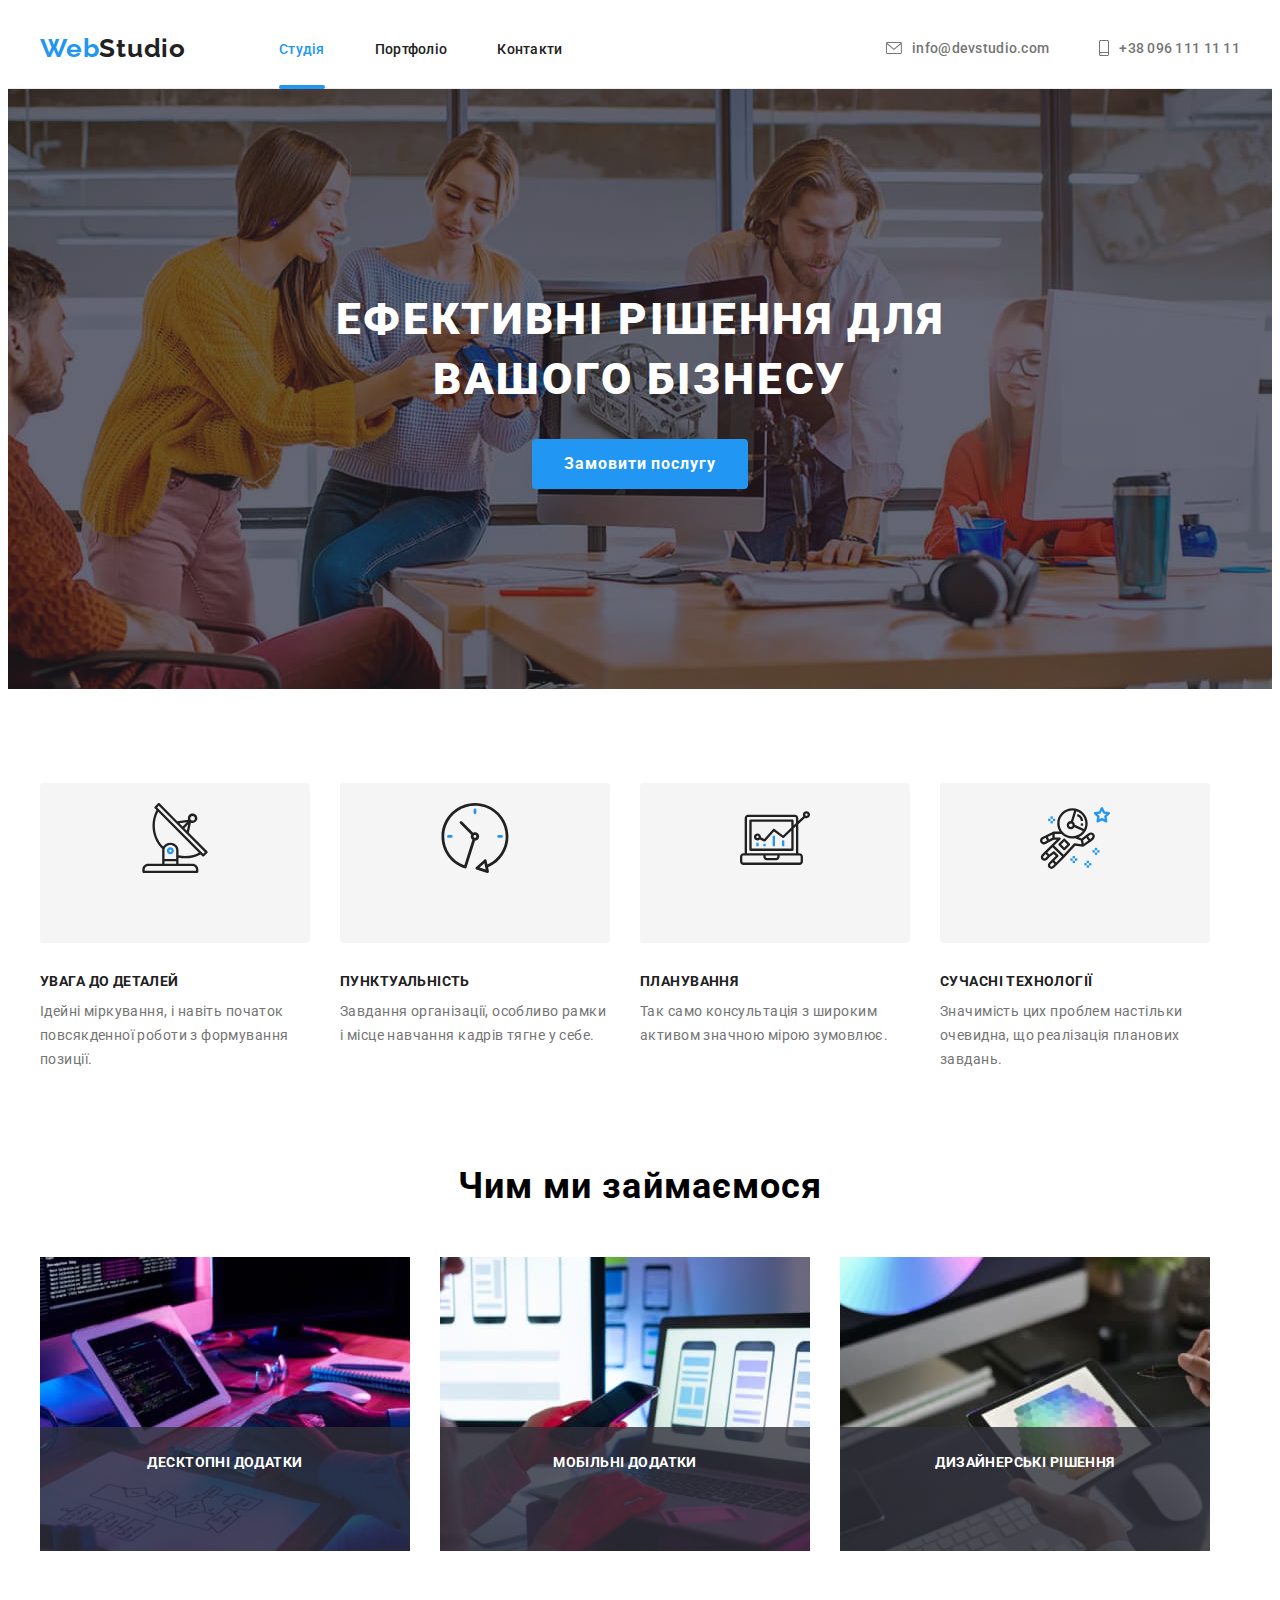
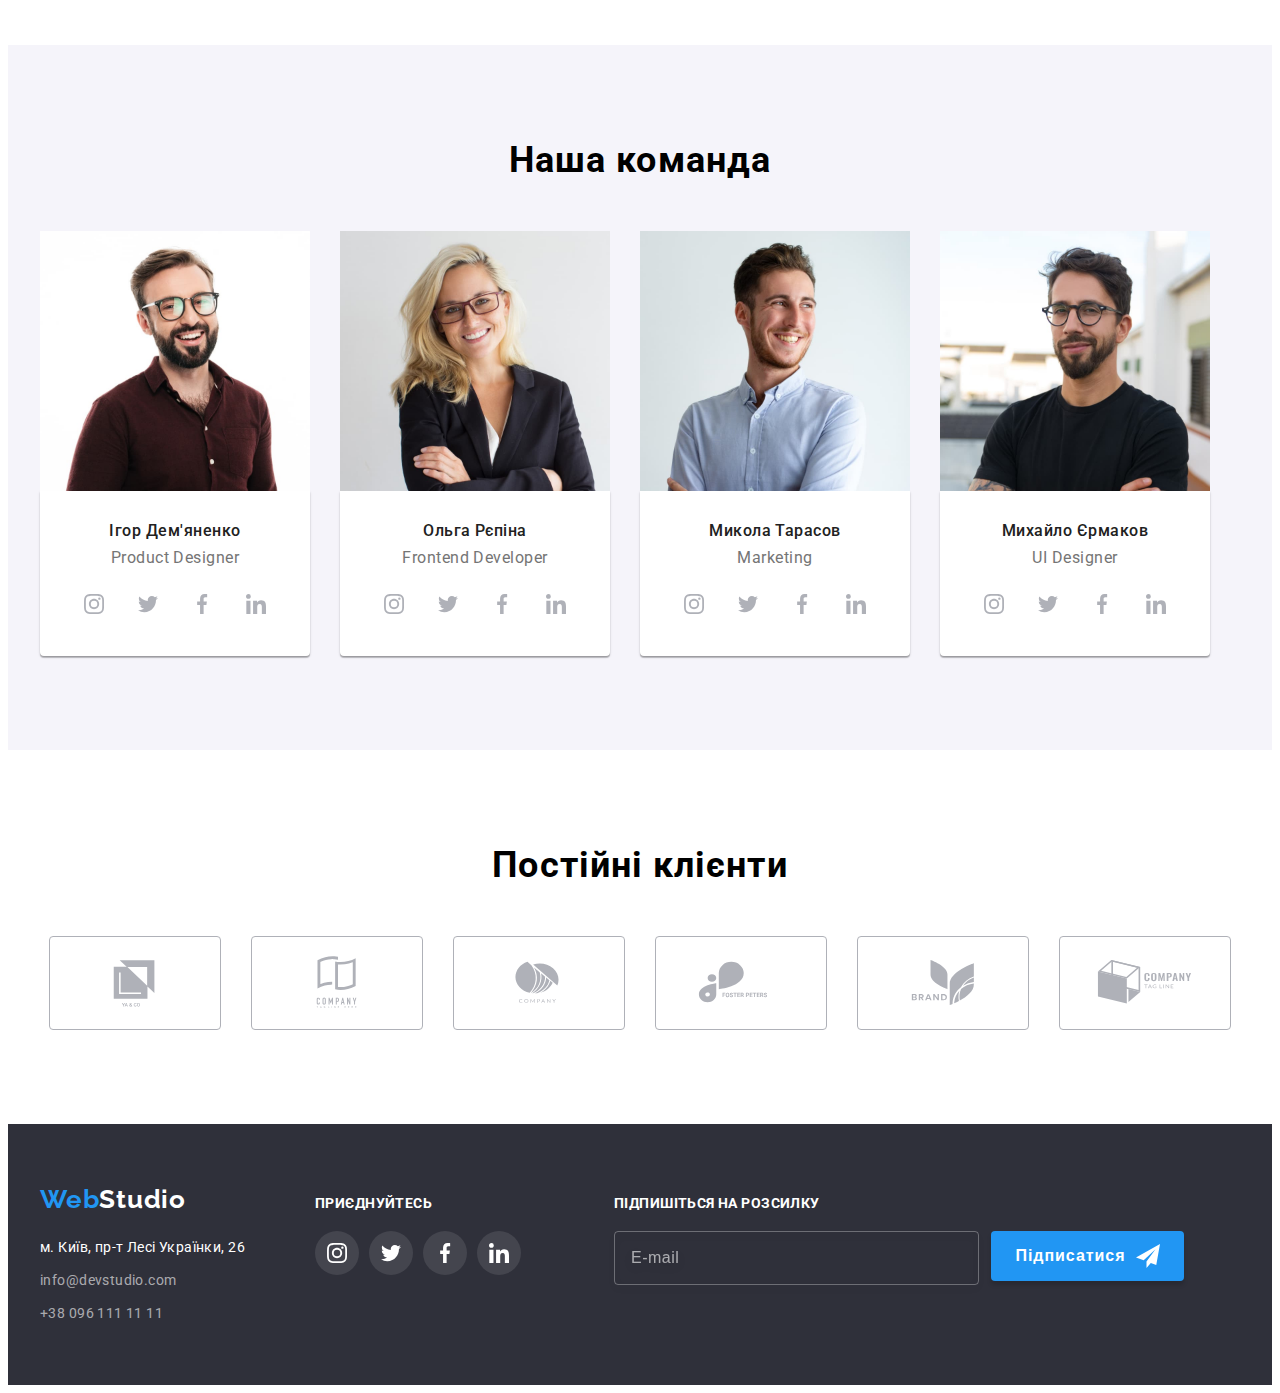
<file: index.html>
<!DOCTYPE html>
<html lang="uk">
  <head>
    <meta charset="UTF-8" />
    <meta http-equiv="X-UA-Compatible" content="IE=edge" />
    <meta name="viewport" content="width=device-width, initial-scale=1.0" />
    <title>Web Stuido</title>
    <link rel="preconnect" href="https://fonts.googleapis.com" />
    <link rel="preconnect" href="https://fonts.gstatic.com" crossorigin />
    <link
      href="https://fonts.googleapis.com/css2?family=Raleway:wght@700&family=Roboto:wght@400;500;700;900&display=swap"
      rel="stylesheet"
    />
    <link
      rel="stylesheet"
      href="https://cdnjs.cloudflare.com/ajax/libs/modern-normalize/1.1.0/modern-normalize.min.css"
      integrity="sha512-wpPYUAdjBVSE4KJnH1VR1HeZfpl1ub8YT/NKx4PuQ5NmX2tKuGu6U/JRp5y+Y8XG2tV+wKQpNHVUX03MfMFn9Q=="
      crossorigin="anonymous"
      referrerpolicy="no-referrer"
    />
    <link rel="stylesheet" href="./css/style.css" />
  </head>

  <body>
    <!-- Header -->
    <header class="header">
      <div class="container">
        <nav class="navigation">
          <a href="./index.html" class="logo header__logo logo--padding link"
            ><span class="logo logo--blue">Web</span
            ><span class="logo logo--black">Studio</span></a
          >
          <ul class="nav-list list">
            <li class="item">
              <a href="./index.html" class="link current">Студія</a>
            </li>
            <li class="item">
              <a href="./portfolio.html" class="link">Портфоліо</a>
            </li>
            <li class="item"><a href="" class="link">Контакти</a></li>
          </ul>

          <ul class="nav-contact list">
            <li class="item">
              <a href="mailto:info@devstudio.com" class="link contant-link"
                ><svg class="mailbox" width="16" height="12">
                  <use href="./images/sprite.svg#mailbox"></use>
                </svg>
                info@devstudio.com</a
              >
            </li>
            <li class="item">
              <a href="tel:+380961111111" class="link contant-link">
                <svg class="smartphone" width="10" height="16">
                  <use href="./images/sprite.svg#smartphone"></use></svg>+38 096 111 11 11</a
              >
            </li>
          </ul>
        </nav>
      </div>
    </header>
    <main>
      <!-- Hero -->
      <section class="hero">
        <div class="container">
          <h1 class="hero-title">Ефективні рішення для вашого бізнесу</h1>
          <button type="button" class="btn-hero" data-modal-open>
            Замовити послугу
          </button>
        </div>
      </section>
      <!-- Features -->
      <section class="section features">
        <div class="container">
          <h2 class="visually-hidden">Наші особливості</h2>
          <ul class="features-list list">
            <li class="features-item">
              <div class="features-background">
                <svg class="antenna" width="70" height="70">
                  <use href="./images/sprite.svg#antenna"></use>
                </svg>
              </div>
              <h3 class="features-title">увага до деталей</h3>
              <p class="features-text">
                Ідейні міркування, і навіть початок повсякденної роботи з
                формування позиції.
              </p>
            </li>
            <li class="features-item">
              <div class="features-background">
                <svg class="antenna" width="70" height="70">
                  <use href="./images/sprite.svg#clock"></use>
                </svg>
              </div>
              <h3 class="features-title">пунктуальність</h3>
              <p class="features-text">
                Завдання організації, особливо рамки і місце навчання кадрів
                тягне у себе.
              </p>
            </li>
            <li class="features-item">
              <div class="features-background">
                <svg class="antenna" width="70" height="70">
                  <use href="./images/sprite.svg#laptop"></use>
                </svg>
              </div>
              <h3 class="features-title">планування</h3>
              <p class="features-text">
                Так само консультація з широким активом значною мірою зумовлює.
              </p>
            </li>
            <li class="features-item">
              <div class="features-background">
                <svg class="antenna" width="70" height="70">
                  <use href="./images/sprite.svg#astronaut"></use>
                </svg>
              </div>
              <h3 class="features-title">сучасні технології</h3>
              <p class="features-text">
                Значимість цих проблем настільки очевидна, що реалізація
                планових завдань.
              </p>
            </li>
          </ul>
        </div>
      </section>
      <!-- Projects -->
      <section class="section projects">
        <div class="container">
          <h2 class="section-title">Чим ми займаємося</h2>
          <ul class="projects-list list">
            <li>
              <div class="projects-img-block">
                <img
                  src="./images/our-bussines-keyboard-and-tablet.jpg"
                  alt="план проекту планшет та клавіатура"
                  width="370"
                  class="img_block"
                />
                <div class="projects-descr-block">
                  <p class="projects-descr">Десктопні додатки</p>
                </div>
              </div>
            </li>

            <li>
              <div class="projects-img-block">
                <img
                  src="./images/our-bussines-cellphone-and-laptop.jpg"
                  alt="телефон та ноутбук"
                  width="370"
                  class="img_block"
                />
                <div class="projects-descr-block">
                  <p class="projects-descr">Мобільні додатки</p>
                </div>
              </div>
            </li>
            <li>
              <div class="projects-img-block">
                <img
                  src="./images/our-bussines-tablet.jpg"
                  alt="палітра на планшеті"
                  width="370"
                  class="img_block"
                />
                <div class="projects-descr-block">
                  <p class="projects-descr">Дизайнерські рішення</p>
                </div>
              </div>
            </li>
          </ul>
        </div>
      </section>
      <!-- Team -->
      <section class="section team">
        <div class="container">
          <h2 class="section-title">Наша команда</h2>
          <ul class="team-list list">
            <li>
              <img
                src="./images/Ihor_demianenko.jpg"
                alt="Ігор Дем'яненко"
                width="270"
                class="img_block"
              />
              <div class="card">
                <h3 class="name">Ігор Дем'яненко</h3>
                <p class="specialty">Product Designer</p>
                <ul class="team-links">
                  <li>
                    <a
                      href="https://www.instagram.com/"
                      class="social-link"
                      aria-label="посилання на інстаграм"
                      target="_blank"
                      rel="noopener noreferrer nofollow"
                      ><svg width="20px" height="20px">
                        <use href="./images/sprite.svg#instagram"></use></svg></a>
                  </li>
                  <li>
                    <a
                      href="https://twitter.com/"
                      class="social-link"
                      aria-label="посилання на твіттер"
                      target="_blank"
                      rel="noopener noreferrer nofollow"
                      ><svg width="20px" height="20px">
                        <use href="./images/sprite.svg#twitter"></use></svg></a>
                  </li>
                  <li>
                    <a
                      href="https://www.facebook.com/"
                      class="social-link"
                      aria-label="посилання на фейсбук"
                      target="_blank"
                      rel="noopener noreferrer nofollow"
                      ><svg width="20px" height="20px">
                        <use href="./images/sprite.svg#facebook"></use></svg></a>
                  </li>
                  <li>
                    <a
                      href="https://www.linkedin.com/"
                      class="social-link"
                      aria-label="посилання на лінкедін"
                      target="_blank"
                      rel="noopener noreferrer nofollow"
                      ><svg width="20px" height="20px">
                        <use href="./images/sprite.svg#linkedin"></use></svg></a>
                  </li>
                </ul>
              </div>
            </li>
            <li>
              <img
                src="./images/olga_repina.jpg"
                alt="Ольга Рєпіна"
                width="270"
                class="img_block"
              />
              <div class="card">
                <h3 class="name">Ольга Рєпіна</h3>
                <p class="specialty">Frontend Developer</p>
                <ul class="team-links">
                  <li>
                    <a
                      href="https://www.instagram.com/"
                      class="social-link"
                      aria-label="посилання на інстаграм"
                      target="_blank"
                      rel="noopener noreferrer nofollow"
                      ><svg class="" width="20px" height="20px">
                        <use href="./images/sprite.svg#instagram"></use></svg></a>
                  </li>
                  <li>
                    <a
                      href="https://twitter.com/"
                      class="social-link"
                      aria-label="посилання на твіттер"
                      target="_blank"
                      rel="noopener noreferrer nofollow"
                      ><svg class="" width="20px" height="20px">
                        <use href="./images/sprite.svg#twitter"></use></svg></a>
                  </li>
                  <li>
                    <a
                      href="https://www.facebook.com/"
                      class="social-link"
                      aria-label="посилання на фейсбук"
                      target="_blank"
                      rel="noopener noreferrer nofollow"
                      ><svg class="" width="20px" height="20px">
                        <use href="./images/sprite.svg#facebook"></use></svg></a>
                  </li>
                  <li>
                    <a
                      href="https://www.linkedin.com/"
                      class="social-link"
                      aria-label="посилання на лінкедін"
                      target="_blank"
                      rel="noopener noreferrer nofollow"
                      ><svg class="" width="20px" height="20px">
                        <use href="./images/sprite.svg#linkedin"></use></svg></a>
                  </li>
                </ul>
              </div>
            </li>
            <li>
              <img
                src="./images/mykola_tarasov.jpg"
                alt="Микола Тарасов"
                width="270"
                class="img_block"
              />
              <div class="card">
                <h3 class="name">Микола Тарасов</h3>
                <p class="specialty">Marketing</p>
                <ul class="team-links">
                  <li>
                    <a
                      href="https://www.instagram.com/"
                      class="social-link"
                      aria-label="посилання на інстаграм"
                      target="_blank"
                      rel="noopener noreferrer nofollow"
                      ><svg class="" width="20px" height="20px">
                        <use href="./images/sprite.svg#instagram"></use></svg></a>
                  </li>
                  <li>
                    <a
                      href="https://twitter.com/"
                      class="social-link"
                      aria-label="посилання на твіттер"
                      target="_blank"
                      rel="noopener noreferrer nofollow"
                      ><svg class="" width="20px" height="20px">
                        <use href="./images/sprite.svg#twitter"></use></svg></a>
                  </li>
                  <li>
                    <a
                      href="https://www.facebook.com/"
                      class="social-link"
                      aria-label="посилання на фейсбук"
                      target="_blank"
                      rel="noopener noreferrer nofollow"
                      ><svg class="" width="20px" height="20px">
                        <use href="./images/sprite.svg#facebook"></use></svg></a>
                  </li>
                  <li>
                    <a
                      href="https://www.linkedin.com/"
                      class="social-link"
                      aria-label="посилання на лінкедін"
                      target="_blank"
                      rel="noopener noreferrer nofollow"
                      ><svg class="" width="20px" height="20px">
                        <use href="./images/sprite.svg#linkedin"></use></svg></a>
                  </li>
                </ul>
              </div>
            </li>
            <li>
              <img
                src="./images/mykhailo-ermakov.jpg"
                alt="Михайло Єрмаков"
                width="270"
                class="img_block"
              />
              <div class="card">
                <h3 class="name">Михайло Єрмаков</h3>
                <p class="specialty">UI Designer</p>
                <ul class="team-links">
                  <li>
                    <a
                      href="https://www.instagram.com/"
                      class="social-link"
                      aria-label="посилання на інстаграм"
                      target="_blank"
                      rel="noopener noreferrer nofollow"
                      ><svg class="" width="20px" height="20px">
                        <use href="./images/sprite.svg#instagram"></use></svg></a>
                  </li>
                  <li>
                    <a
                      href="https://twitter.com/"
                      class="social-link"
                      aria-label="посилання на твіттер"
                      target="_blank"
                      rel="noopener noreferrer nofollow"
                      ><svg class="" width="20px" height="20px">
                        <use href="./images/sprite.svg#twitter"></use></svg></a>
                  </li>
                  <li>
                    <a
                      href="https://www.facebook.com/"
                      class="social-link"
                      aria-label="посилання на фейсбук"
                      target="_blank"
                      rel="noopener noreferrer nofollow"
                      ><svg class="" width="20px" height="20px">
                        <use href="./images/sprite.svg#facebook"></use></svg></a>
                  </li>
                  <li>
                    <a
                      href="https://www.linkedin.com/"
                      class="social-link"
                      aria-label="посилання на лінкедін"
                      target="_blank"
                      rel="noopener noreferrer nofollow"
                      ><svg class="" width="20px" height="20px">
                        <use href="./images/sprite.svg#linkedin"></use></svg></a>
                  </li>
                </ul>
              </div>
            </li>
          </ul>
        </div>
      </section>
      <!-- Clients -->
      <section class="section clients">
        <div class="container">
          <h2 class="section-title">Постійні клієнти</h2>
          <ul class="clients-list">
            <li>
              <a href="" class="clients-link" aria-label="назва компанії1"
                ><svg width="106" height="60">
                  <use href="./images/sprite.svg#client1"></use></svg></a>
            </li>
            <li>
              <a href="" class="clients-link" aria-label="назва компанії2"
                ><svg width="106" height="60">
                  <use href="./images/sprite.svg#client2"></use></svg></a>
            </li>
            <li>
              <a href="" class="clients-link" aria-label="назва компанії3"
                ><svg width="106" height="60">
                  <use href="./images/sprite.svg#client3"></use></svg></a>
            </li>
            <li>
              <a href="" class="clients-link" aria-label="назва компанії4"
                ><svg width="106" height="60">
                  <use href="./images/sprite.svg#client4"></use></svg></a>
            </li>
            <li>
              <a href="" class="clients-link" aria-label="назва компанії5"
                ><svg width="106" height="60">
                  <use href="./images/sprite.svg#client5"></use></svg></a>
            </li>
            <li>
              <a href="" class="clients-link" aria-label="назва компанії6"
                ><svg width="106" height="60">
                  <use href="./images/sprite.svg#client6"></use></svg></a>
            </li>
          </ul>
        </div>
      </section>
      <!-- Footer -->
      <footer class="footer">
        <div class="container">
          <div class="footer-blocks">
            <div class="footer-nav-block">
              <a href="./index.html" class="logo-footer link"
                ><span class="logo-first-footer">Web</span
                ><span class="logo-last-footer">Studio</span></a
              >
              <address>
                <ul class="list">
                  <li class="adress-list">
                    <a
                      href="https://goo.gl/maps/FTDDmDJ5Seu388fSA"
                      target="_blank"
                      rel="noopener noreferrer nofollow"
                      class="link adress"
                      >м. Київ, пр-т Лесі Українки, 26</a
                    >
                  </li>
                  <li class="adress-list">
                    <a
                      href="mailto:info@devstudio.com"
                      class="link footer-contact adress"
                      >info@devstudio.com</a
                    >
                  </li>
                  <li class="adress-list">
                    <a
                      href="tel:+380961111111"
                      class="link footer-contact adress"
                      >+38 096 111 11 11</a
                    >
                  </li>
                </ul>
              </address>
            </div>
            <div class="footer-social-block">
              <p class="footer-social-text">приєднуйтесь</p>
              <ul class="footer-social-list">
                <li>
                  <a
                    href="https://www.instagram.com/"
                    class="footer-social-link"
                    target="_blank"
                    rel="noopener noreferrer nofollow"
                    ><svg width="20" height="20">
                      <use href="./images/sprite.svg#instagram"></use></svg></a>
                </li>
                <li>
                  <a
                    href="https://twitter.com/"
                    class="footer-social-link"
                    target="_blank"
                    rel="noopener noreferrer nofollow"
                    ><svg width="20" height="20">
                      <use href="./images/sprite.svg#twitter"></use></svg></a>
                </li>
                <li>
                  <a
                    href="https://www.facebook.com/"
                    class="footer-social-link"
                    target="_blank"
                    rel="noopener noreferrer nofollow"
                    ><svg width="20" height="20">
                      <use href="./images/sprite.svg#facebook"></use></svg></a>
                </li>
                <li>
                  <a
                    href="https://www.linkedin.com/"
                    class="footer-social-link"
                    target="_blank"
                    rel="noopener noreferrer nofollow"
                    ><svg width="20" height="20">
                      <use href="./images/sprite.svg#linkedin"></use></svg></a>
                </li>
              </ul>
            </div>
            <div class="footer-subscribe-block">
              <p class="footer-subscribe-text">Підпишіться на розсилку</p>
              <div class="footer-form-block">
                <form class="footer-fr">
                  <input
                    type="email"
                    name="clien_email"
                    id="clien_email"
                    class="input-footer-email"
                    placeholder="E-mail"
                  />
                  <label for="clien_email"></label>
                  <button type="submit" class="subscribe-btn btn">
                    Підписатися
                    <svg class="icon-send" width="24" height="24">
                      <use href="./images/sprite.svg#send"></use>
                    </svg>
                  </button>
                </form>
              </div>
            </div>
          </div>
        </div>
      </footer>
    </main>

    <div class="backdrop is-hidden" data-modal>
      <div class="modal">
        <button type="button" class="modal-btn" data-modal-close>
          <svg width="18" height="18" class="modal-btn-icon">
            <use href="./images/sprite.svg#close"></use>
          </svg>
        </button>

        <p class="modal-descr">Залиште свої дані, ми вам передзвонимо</p>

        <form class="modal-form">
          <div class="form-group">
            <label class="modal-form-label">
              <span class="label-descr">Ім'я</span>
              <input
                type="text"
                name="client_name"
                class="input-modal"
                autocomplete="on"
                required
              />
              <svg class="input-icon" width="18" height="18">
                <use href="./images/sprite.svg#user-modale"></use>
              </svg>
            </label>
            <label class="modal-form-label">
              <span class="label-descr">Телефон</span>
              <input
                type="text"
                name="client_tel"
                class="input-modal"
                autocomplete="on"
                required
              />
              <svg class="input-icon" width="18" height="18">
                <use href="./images/sprite.svg#phone-modale"></use>
              </svg>
            </label>

            <label class="modal-form-label">
              <span class="label-descr">Пошта</span>
              <input
                type="text"
                name="client_email"
                class="input-modal"
                autocomplete="on"
                required
              />
              <svg class="input-icon" width="18" height="18">
                <use href="./images/sprite.svg#mail-modale"></use>
              </svg>
            </label>

            <label class="modal-form-label textarea">
              <span class="label-descr">Коментар</span>
              <textarea
                name="comment"
                class="textarea-field"
                rows="5"
              ></textarea>
            </label>
          </div>
          <div class="checkbox-group">
            <label class="checbox-label">
              <input class="checkbox" type="checkbox" name="accept_agreement" />
              <svg class="checbox-icon" width="16px" height="15px">
                <use
                  class="icon-unchecked"
                  href="./images/sprite.svg#not-cheked"
                ></use>
                <use
                  class="icon-checked"
                  href="./images/sprite.svg#checked"
                ></use>
              </svg>
              <span class="descr-agreement"
                >Погоджуюся з розсилкою та приймаю
                <a href="" class="agreement-link">Умови договору</a></span
              >
            </label>
          </div>
          <button type="submit" class="modal-submit-btn">Відправити</button>
        </form>
      </div>
    </div>

    <script src="./js/modal.js"></script>
  </body>
</html>
</file>
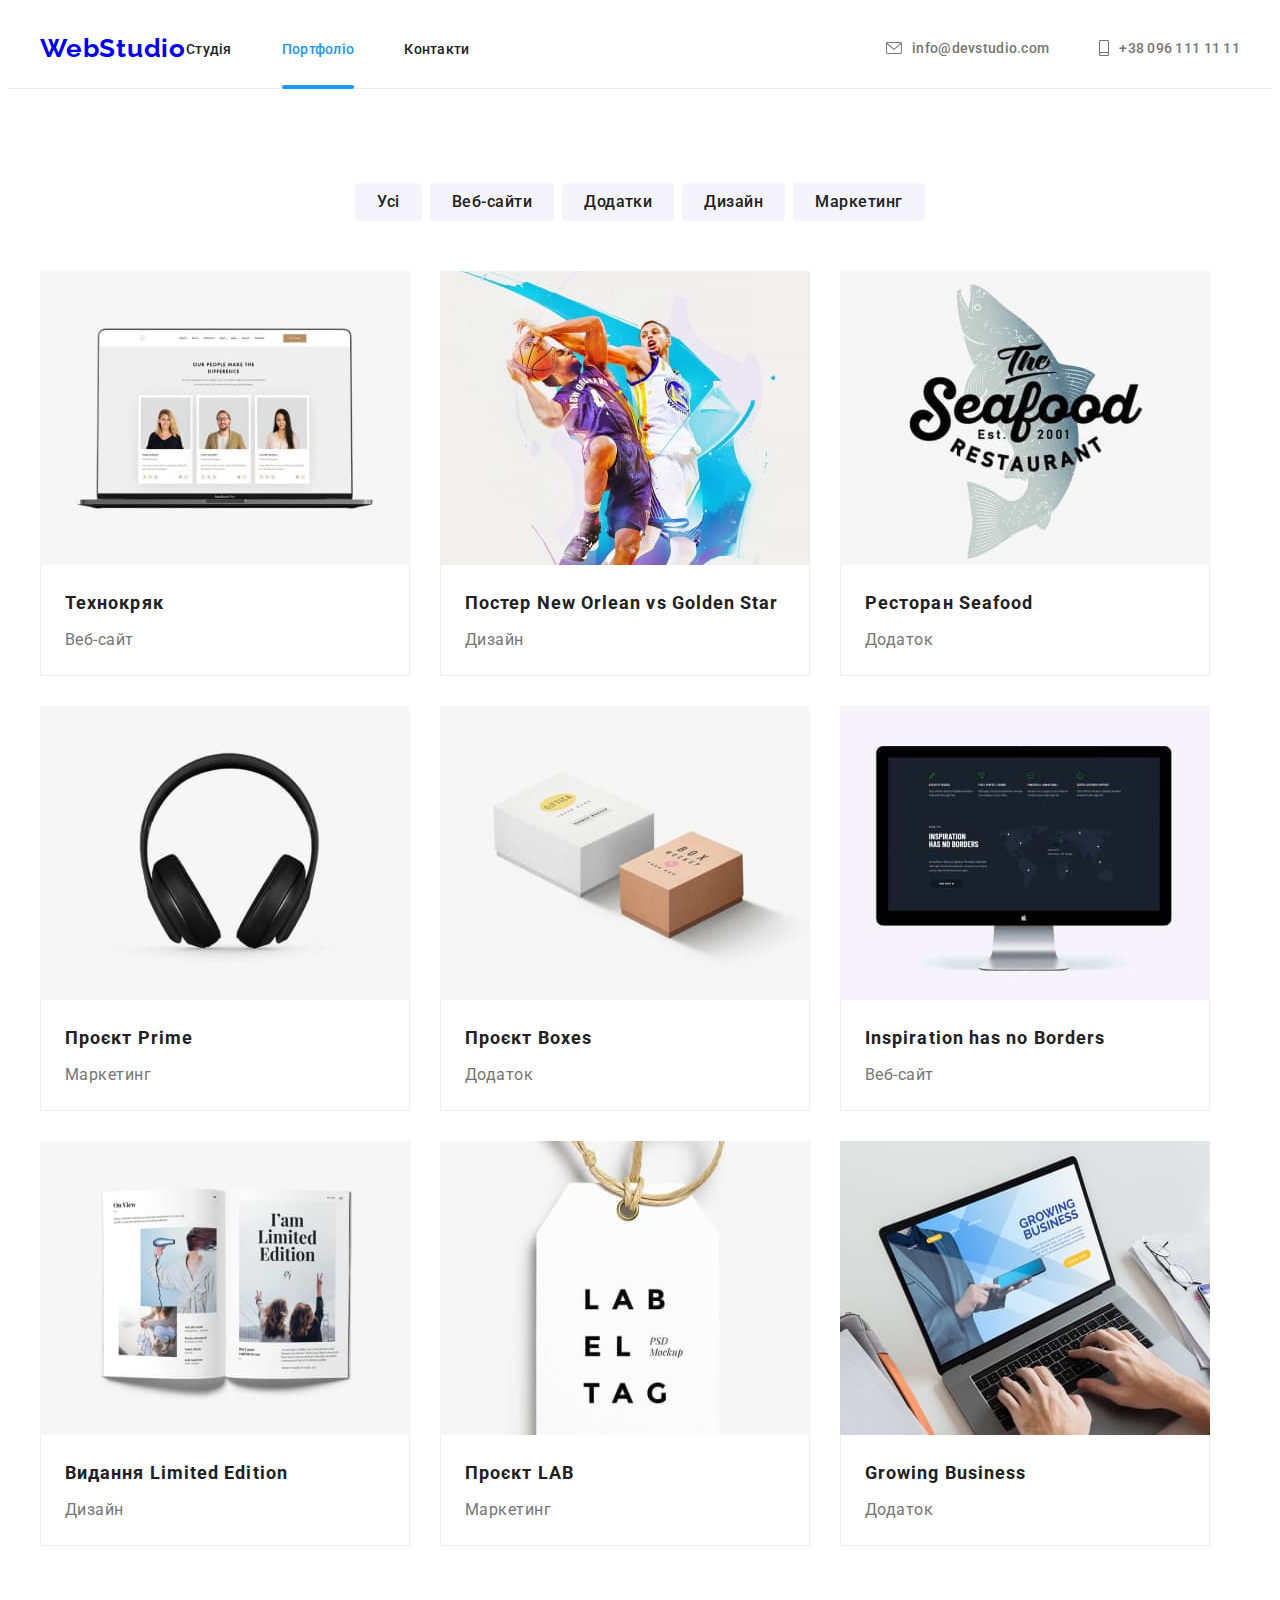
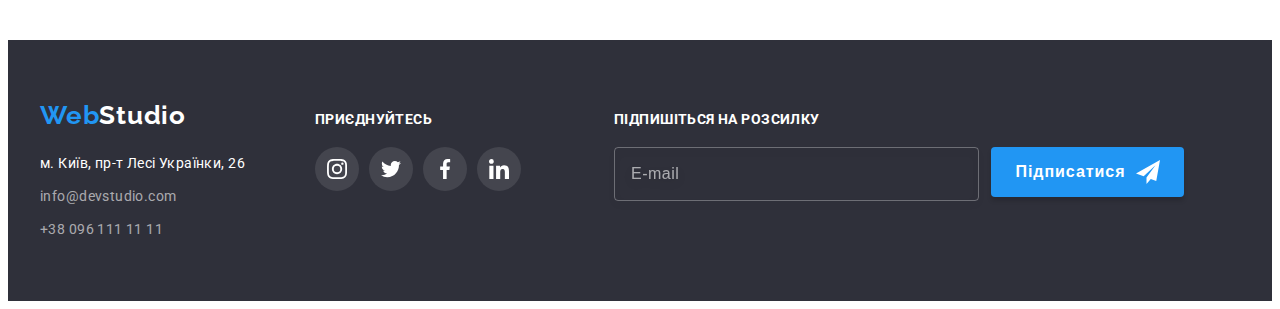
<file: portfolio.html>
<!DOCTYPE html>
<html lang="uk">
  <head>
    <meta charset="UTF-8" />
    <meta http-equiv="X-UA-Compatible" content="IE=edge" />
    <meta name="viewport" content="width=device-width, initial-scale=1.0" />
    <title>Portfolio</title>
    <link rel="preconnect" href="https://fonts.googleapis.com" />
    <link rel="preconnect" href="https://fonts.gstatic.com" crossorigin />
    <link
      href="https://fonts.googleapis.com/css2?family=Raleway:wght@700&family=Roboto:wght@400;500;700;900&display=swap"
      rel="stylesheet"
    />
    <link
      rel="stylesheet"
      href="https://cdnjs.cloudflare.com/ajax/libs/modern-normalize/1.1.0/modern-normalize.min.css"
      integrity="sha512-wpPYUAdjBVSE4KJnH1VR1HeZfpl1ub8YT/NKx4PuQ5NmX2tKuGu6U/JRp5y+Y8XG2tV+wKQpNHVUX03MfMFn9Q=="
      crossorigin="anonymous"
      referrerpolicy="no-referrer"
    />
    <link rel="stylesheet" href="./css/style.css" />
  </head>

  <body>
    <!-- Header -->
    <header class="header">
      <div class="container">
        <nav class="navigation">
          <a href="./index.html" class="logo logo-header link"
            ><span class="logo-first-header">Web</span
            ><span class="logo-last-header">Studio</span></a
          >
          <ul class="nav-list list">
            <li class="item">
              <a href="./index.html" class="link">Студія</a>
            </li>
            <li class="item">
              <a href="./portfolio.html" class="link current">Портфоліо</a>
            </li>
            <li class="item"><a href="" class="link">Контакти</a></li>
          </ul>

          <ul class="nav-contact list">
            <li class="item">
              <a href="mailto:info@devstudio.com" class="link contant-link"
                ><svg class="mailbox" width="16" height="12">
                  <use href="./images/sprite.svg#mailbox"></use>
                </svg>
                info@devstudio.com</a
              >
            </li>
            <li class="item">
              <a href="tel:+380961111111" class="link contant-link">
                <svg class="mailbox" width="10" height="16">
                  <use href="./images/sprite.svg#smartphone"></use></svg>+38 096 111 11 11</a
              >
            </li>
          </ul>
        </nav>
      </div>
    </header>

    <main>
      <!-- Portfolio buttons -->
      <section class="section portfolio">
        <div class="container">
          <h1 class="visually-hidden">Портфоліо</h1>
          <ul class="list buttons-portfolio">
            <li><button type="button" class="btn-portfolio">Усі</button></li>
            <li>
              <button type="button" class="btn-portfolio">Веб-сайти</button>
            </li>
            <li>
              <button type="button" class="btn-portfolio">Додатки</button>
            </li>
            <li><button type="button" class="btn-portfolio">Дизайн</button></li>
            <li>
              <button type="button" class="btn-portfolio">Маркетинг</button>
            </li>
          </ul>
          <!-- Portfolio list -->
          <ul class="portfolio-list list">
            <li class="portfolio-ellement">
              <a href="./portfolio.html" class="portfolio-link">
                <div class="portfilio-element-block">
                  <img
                    src="./images/technokryak.jpg"
                    alt="зразок вебсайту технокряк на макбукі"
                    width="370"
                    class="img_block"
                  />
                  <div class="overlay">
                    <p class="overlay-text">
                      Ресурс пропонує комплексні пропозиції з різним рівнем
                      функціоналу та сервісів. Все це дозволить відвідувачу
                      отримати вичерпні відомості про компанію чи приватну
                      особу.
                    </p>
                  </div>
                </div>
                <div class="portfolio-card">
                  <h2 class="portfolio-title">Технокряк</h2>
                  <p class="portfolio-text">Веб-сайт</p>
                </div>
              </a>
            </li>
            <li class="portfolio-ellement">
              <a href="./index.html">
                <div class="portfilio-element-block">
                  <img
                    src="./images/poster_new_orlean_and_golden_star.jpg"
                    alt="постер з баскетболістами нью орлеан та голден стар"
                    width="370"
                    class="img_block"
                  />
                  <div class="overlay">
                    <p class="overlay-text">
                      Ресурс пропонує комплексні пропозиції з різним рівнем
                      функціоналу та сервісів. Все це дозволить відвідувачу
                      отримати вичерпні відомості про компанію чи приватну
                      особу.
                    </p>
                  </div>
                </div>
                <div class="portfolio-card">
                  <h2 class="portfolio-title">
                    Постер New Orlean vs Golden Star
                  </h2>
                  <p class="portfolio-text">Дизайн</p>
                </div>
              </a>
            </li>
            <li class="portfolio-ellement">
              <a href="./portfolio.html" class="portfolio-link">
                <div class="portfilio-element-block">
                  <img
                    src="./images/restoraunt_seafood.jpg"
                    alt="риба на логотипі ресторану"
                    width="370"
                    class="img_block"
                  />
                  <div class="overlay">
                    <p class="overlay-text">
                      Ресурс пропонує комплексні пропозиції з різним рівнем
                      функціоналу та сервісів. Все це дозволить відвідувачу
                      отримати вичерпні відомості про компанію чи приватну
                      особу.
                    </p>
                  </div>
                </div>
                <div class="portfolio-card">
                  <h2 class="portfolio-title">Ресторан Seafood</h2>
                  <p class="portfolio-text">Додаток</p>
                </div>
              </a>
            </li>
            <li class="portfolio-ellement">
              <a href="./portfolio.html" class="portfolio-link">
                <div class="portfilio-element-block">
                  <img
                    src="./images/project_prime.jpg"
                    alt="зображення навушників"
                    width="370"
                    class="img_block"
                  />
                  <div class="overlay">
                    <p class="overlay-text">
                      Ресурс пропонує комплексні пропозиції з різним рівнем
                      функціоналу та сервісів. Все це дозволить відвідувачу
                      отримати вичерпні відомості про компанію чи приватну
                      особу.
                    </p>
                  </div>
                </div>
                <div class="portfolio-card">
                  <h2 class="portfolio-title">Проєкт Prime</h2>
                  <p class="portfolio-text">Маркетинг</p>
                </div>
              </a>
            </li>
            <li class="portfolio-ellement">
              <a href="./portfolio.html" class="portfolio-link">
                <div class="portfilio-element-block">
                  <img
                    src="./images/project_boxes.jpg"
                    alt="дві коробки"
                    width="370"
                    class="img_block"
                  />
                  <div class="overlay">
                    <p class="overlay-text">
                      Ресурс пропонує комплексні пропозиції з різним рівнем
                      функціоналу та сервісів. Все це дозволить відвідувачу
                      отримати вичерпні відомості про компанію чи приватну
                      особу.
                    </p>
                  </div>
                </div>
                <div class="portfolio-card">
                  <h2 class="portfolio-title">Проєкт Boxes</h2>
                  <p class="portfolio-text">Додаток</p>
                </div>
              </a>
            </li>
            <li class="portfolio-ellement">
              <a href="./portfolio.html" class="portfolio-link">
                <div class="portfilio-element-block">
                  <img
                    src="./images/inspiration_has_no_borders.jpg"
                    alt="зразок вебсайту на макі"
                    width="370"
                    class="img_block"
                  />
                  <div class="overlay">
                    <p class="overlay-text">
                      Ресурс пропонує комплексні пропозиції з різним рівнем
                      функціоналу та сервісів. Все це дозволить відвідувачу
                      отримати вичерпні відомості про компанію чи приватну
                      особу.
                    </p>
                  </div>
                </div>
                <div class="portfolio-card">
                  <h2 class="portfolio-title">Inspiration has no Borders</h2>
                  <p class="portfolio-text">Веб-сайт</p>
                </div>
              </a>
            </li>
            <li class="portfolio-ellement">
              <a href="./portfolio.html" class="portfolio-link">
                <div class="portfilio-element-block">
                  <img
                    src="./images/limited_edition.jpg"
                    alt="відкрита книжка"
                    width="370"
                    class="img_block"
                  />
                  <div class="overlay">
                    <p class="overlay-text">
                      Ресурс пропонує комплексні пропозиції з різним рівнем
                      функціоналу та сервісів. Все це дозволить відвідувачу
                      отримати вичерпні відомості про компанію чи приватну
                      особу.
                    </p>
                  </div>
                </div>
                <div class="portfolio-card">
                  <h2 class="portfolio-title">Видання Limited Edition</h2>
                  <p class="portfolio-text">Дизайн</p>
                </div>
              </a>
            </li>
            <li class="portfolio-ellement">
              <a href="./portfolio.html" class="portfolio-link">
                <div class="portfilio-element-block">
                  <img
                    src="./images/project_lab.jpg"
                    alt="макет проекту"
                    width="370"
                    class="img_block"
                  />
                  <div class="overlay">
                    <p class="overlay-text">
                      Ресурс пропонує комплексні пропозиції з різним рівнем
                      функціоналу та сервісів. Все це дозволить відвідувачу
                      отримати вичерпні відомості про компанію чи приватну
                      особу.
                    </p>
                  </div>
                </div>
                <div class="portfolio-card">
                  <h2 class="portfolio-title">Проєкт LAB</h2>
                  <p class="portfolio-text">Маркетинг</p>
                </div>
              </a>
            </li>
            <li class="portfolio-ellement">
              <a href="./portfolio.html" class="portfolio-link">
                <div class="portfilio-element-block">
                  <img
                    src="./images/growing_business.jpg"
                    alt="ноутбук та інструменти"
                    width="370"
                    class="img_block"
                  />
                  <div class="overlay">
                    <p class="overlay-text">
                      Ресурс пропонує комплексні пропозиції з різним рівнем
                      функціоналу та сервісів. Все це дозволить відвідувачу
                      отримати вичерпні відомості про компанію чи приватну
                      особу.
                    </p>
                  </div>
                </div>
                <div class="portfolio-card">
                  <h2 class="portfolio-title">Growing Business</h2>
                  <p class="portfolio-text">Додаток</p>
                </div>
              </a>
            </li>
          </ul>
        </div>
      </section>
      <!-- Footer -->
      <footer class="footer">
        <div class="container">
          <div class="footer-blocks">
            <div class="footer-nav-block">
              <a href="./index.html" class="logo-footer link"><span class="logo-first-footer">Web</span><span
                  class="logo-last-footer">Studio</span></a>
              <address>
                <ul class="list">
                  <li class="adress-list">
                    <a href="https://goo.gl/maps/FTDDmDJ5Seu388fSA" target="_blank" rel="noopener noreferrer nofollow"
                      class="link adress">м. Київ, пр-т Лесі Українки, 26</a>
                  </li>
                  <li class="adress-list">
                    <a href="mailto:info@devstudio.com" class="link footer-contact adress">info@devstudio.com</a>
                  </li>
                  <li class="adress-list">
                    <a href="tel:+380961111111" class="link footer-contact adress">+38 096 111 11 11</a>
                  </li>
                </ul>
              </address>
            </div>
            <div class="footer-social-block">
              <p class="footer-social-text">приєднуйтесь</p>
              <ul class="footer-social-list">
                <li>
                  <a href="https://www.instagram.com/" class="footer-social-link" target="_blank"
                    rel="noopener noreferrer nofollow"><svg width="20" height="20">
                      <use href="./images/sprite.svg#instagram"></use>
                    </svg></a>
                </li>
                <li>
                  <a href="https://twitter.com/" class="footer-social-link" target="_blank"
                    rel="noopener noreferrer nofollow"><svg width="20" height="20">
                      <use href="./images/sprite.svg#twitter"></use>
                    </svg></a>
                </li>
                <li>
                  <a href="https://www.facebook.com/" class="footer-social-link" target="_blank"
                    rel="noopener noreferrer nofollow"><svg width="20" height="20">
                      <use href="./images/sprite.svg#facebook"></use>
                    </svg></a>
                </li>
                <li>
                  <a href="https://www.linkedin.com/" class="footer-social-link" target="_blank"
                    rel="noopener noreferrer nofollow"><svg width="20" height="20">
                      <use href="./images/sprite.svg#linkedin"></use>
                    </svg></a>
                </li>
              </ul>
            </div>
            <div class="footer-subscribe-block">
              <p class="footer-subscribe-text">Підпишіться на розсилку</p>
              <div class="footer-form-block">
                <form class="footer-fr">
                  <input type="email" name="clien_email" id="clien_email" class="input-footer-email" placeholder="E-mail">
                  <label for="clien_email"></label>
                  <button type="submit" class="subscribe-btn btn">Підписатися <svg class="icon-send" width="24" height="24">
                      <use href="./images/sprite.svg#send"></use>
                    </svg></button>
                </form>
              </div>
            </div>
          </div>
        </div>
      </footer>
    </main>
  </body>
</html>
</file>
<file: css/style.css>
/* working palette */
/* primary text color #212121 */
/* secondary text color #757575 */
/* background color footer and hero #2F303A */
/* background color team #F5F4FA */
/* accent color #2196F3 */

:root {
  --primary-bcg-color: #ffffff;
  --primary-text-color: #212121;
  --secondary-text-color: #757575;
  --accent-color: #2196f3;
  --hero-footer-color: #2f303a;
  --bcg-color-team: #f5f4fa;
  --social-link-notactive: #AFB1B8;
  --primary-font: "Roboto", sans-serif;
  --primary-ttf: cubic-bezier(0.4, 0, 0.2, 1);
  --primary-duration: 250ms;
  --primary-trans: 250ms cubic-bezier(0.4, 0, 0.2, 1);
}

/* General styles */
body {
  background-color: var(--primary-bcg-color);
  font-family: var(--primary-font);

}
h1,
h2,
h3,
h4,
h5,
h6,
p {
  margin-top: 0;
  margin-bottom: 0;
}
ul {
  margin: 0;
  padding: 0;
  list-style: none;
}
a {
  text-decoration: none;
}
.list {
  list-style: none;
  margin: 0;
  padding: 0;
}
.link {
  text-decoration: none;
}
.section {
  padding-top: 94px;
  padding-bottom: 94px;
  background-color: var(--primary-bcg-color);
}
.visually-hidden {
  position: absolute;
  width: 1px;
  height: 1px;
  margin: -1px;
  border: 0;
  padding: 0;

  white-space: nowrap;
  clip-path: inset(100%);
  clip: rect(0 0 0 0);
  overflow: hidden;
}

.container {
  width: 1200px;
  margin: 0 auto;
  padding-left: 15px;
  padding-right: 15px;
}
.section-title {
  margin-bottom: 50px;
  font-weight: 700;
  font-size: 36px;
  line-height: calc(42 / 36);
  text-align: center;
  letter-spacing: 0.03em;
  
}
/* Header */
/* Logo  start*/
.header {
  border-bottom: 1px solid #ececec;
}

.logo {
  font-family: "Raleway", sans-serif;
  font-weight: 700;
  font-size: 26px;
  line-height: calc(31 / 26);
  letter-spacing: 0.03em;
}

.logo--padding {
  padding-top: 24px;
  padding-bottom: 24px;
}

.header__logo {
  margin-right: 93px;
}

.logo--blue {
  color: var(--accent-color);
}
.logo--black {
  color: var(--primary-text-color);
}
/* Logo end */

/* Header navigation */
.nav-list {
  display: flex;
}
.nav-list .item + .item {
  margin-left: 50px;
}
.nav-contact {
  display: flex;
  margin-left: auto;
  font-family: "Roboto";
  font-style: normal;
  font-weight: 500;
  font-size: 14px;
  line-height: calc(16 / 14);
  letter-spacing: 0.02em;
}
.nav-contact .item + .item {
  margin-left: 50px;
}
.navigation {
  display: flex;
  align-items: center;
}
.current {
  position: relative;
}
.nav-list .link.current {
  color: var(--accent-color);
}
.nav-list .link.current::after {
  content: '';
  position: absolute;
  bottom: 0;
  left: 0;
  display: block;
  width: 100%;
  height: 4px;
  border-radius: 2px;
  background-color: currentColor;
}
.nav-list .link {
  padding-top: 32px;
  padding-bottom: 32px;
  color: var(--primary-text-color);
  font-weight: 500;
  font-size: 14px;
  line-height: calc(16 / 14);
  letter-spacing: 0.02em;
  transition: color var(--primary-duration) var(--primary-ttf);
}
.nav-list .link:hover,
.nav-list .link:focus {
  color: var(--accent-color);
}
.nav-contact .link {
  padding-top: 32px;
  padding-bottom: 32px;
  color: var(--secondary-text-color);
  transition: color var(--primary-duration) var(--primary-ttf);
}
.nav-contact .link:hover,
.nav-contact .link:focus {
  color: var(--accent-color);
}
.contant-link {
  display: flex;
  align-items: center;
}
.mailbox {
  fill: currentColor;
  margin-right: 10px;
  
}
.smartphone {
  fill: currentColor;
  margin-right: 10px
}

/* Hero */
.hero {
  margin-left: auto;
  margin-right: auto;
  padding-top: 200px;
  padding-bottom: 200px;
  max-width: 1600px;
  text-align: center;
  background-image: linear-gradient(to right, rgba(47, 48, 58, 0.4), rgba(47, 48, 58, 0.4)), url(../images/hero_background.jpg);
  background-repeat: no-repeat;
  background-position: center;
  background-color: var(--hero-footer-color);
}
.hero-title {
  margin-left: auto;
  margin-right: auto;
  margin-bottom: 30px;

  width: 696px;
  font-weight: 900;
  font-size: 44px;
  line-height: calc(60 / 44);
  text-align: center;
  letter-spacing: 0.06em;
  text-transform: uppercase;
  color: #ffffff;
}
.btn-hero {
  padding-top: 10px;
  padding-bottom: 10px;
  padding-right: 32px;
  padding-left: 32px;
  border-radius: 4px;

  font-family: "Roboto", sans-serif;
  font-weight: 700;
  font-size: 16px;
  line-height: calc(30 / 16);
  letter-spacing: 0.06em;
  background: var(--accent-color);
  cursor: pointer;
  color: #ffffff;
  border: transparent;
  transition: background-color var(--primary-duration) var(--primary-ttf);
}

.btn-hero:hover,
.btn-hero:focus {
  background-color: #188ce8;
}
/* Features */
.features-list {
  display: flex;
}
.features-item {
  flex-basis: 270px;
}

.features-background {
  width: 270px;
  height: 120px;
  padding-top: 20px;
  padding-bottom: 20px;
  text-align: center;
  background-color: #F5F5F5;
  margin-bottom: 30px;

  border-radius: 4px;
}
/* .features-item::before {
  content: "";
  display: block;
  width: 270px;
  height: 120px;
  margin-left: auto;
  margin-right: auto;
  margin-bottom: 30px;
  padding-top: 25px;
  padding-bottom: 25px;
  background-size: contain;
  background-repeat: no-repeat;
  background-position: center;

  
} */
/* .antenna:
  margin-left: auto;
  margin-right: auto;
  width: 70px;
  background-image: url(../images/antenna.svg);
} */
/* .clock::before {
  margin-left: auto;
  margin-right: auto;
  width: 70px;
background-image: url(../images/clock.svg);
} */
/* .diagram::before {
  margin-left: auto;
  margin-right: auto;
  width: 70px;
  background-image: url(../images/diagram.svg);
} */
/* .astronaut::before {
  margin-left: auto;
  margin-right: auto;
  width: 70px;
  background-image: url(../images/astronaut.svg);
} */
.features-item:not(:last-child) {
  margin-right: 30px;
}
.features-title {
  margin-bottom: 10px;
  font-weight: 700;
  font-size: 14px;
  line-height: calc(16 / 14);
  letter-spacing: 0.03em;
  text-transform: uppercase;
  color: var(--primary-text-color);
}
.features-text {
  font-weight: 400;
  font-size: 14px;
  line-height: calc(24 / 14);
  letter-spacing: 0.03em;
  color: var(--secondary-text-color);
}

/* Projects */
.section.projects {
  padding-top: 0;
}

.projects-title {
  margin-bottom: 50px;
  font-weight: 700;
  font-size: 36px;
  line-height: calc(42 / 36);
  text-align: center;
  letter-spacing: 0.03em;
}
.projects-list {
  display: flex;
  flex-wrap: wrap;
  flex-basis: calc((100% - 30px * 2) / 3);
  gap: 30px;
}
.projects-img-block {
  position: relative;
}

.projects-descr-block {
  position: absolute;
  bottom: 0;
  left: 0;
  width: 100%;
  height: 70px;
  padding-top: 27px;
  padding-bottom: 27px;
  background-image: linear-gradient(rgba(47, 48, 58, 0.8), rgba(47, 48, 58, 0.8))
}
.projects-descr {

font-weight: 700;
font-size: 14px;
line-height: calc(16 / 14);
text-align: center;
letter-spacing: 0.03em;
text-transform: uppercase;


color: #FFFFFF;
}

/* Team */
.section.team {
  background-color: var(--bcg-color-team);
  padding-top: 94px;
  padding-bottom: 94px;
}
.img_block {
  display: block;
}
.team-list {
  display: flex;
  flex-wrap: wrap;
  flex-basis: calc((100% - 30px * 3) / 4);
  gap: 30px;
}
.team .card {
  padding-top: 30px;
  padding-bottom: 30px;
  text-align: center;
  background-color: var(--primary-bcg-color);
  box-shadow: 0px 1px 3px rgba(0, 0, 0, 0.12), 0px 1px 1px rgba(0, 0, 0, 0.14), 0px 2px 1px rgba(0, 0, 0, 0.2);
  border-radius: 0px 0px 4px 4px;
}

.name {
  margin-bottom: 10px;
  font-weight: 500;
  font-size: 16px;
  line-height: calc(19 / 16);
  letter-spacing: 0.03em;
  color: var(--primary-text-color);
}
.specialty {
  font-weight: 400;
  font-size: 16px;
  line-height: calc(16 / 16);
  letter-spacing: 0.03em;
  color: var(--secondary-text-color);

  margin-bottom: 16px;
}


.team-links {
  display: flex;
  flex-basis: calc((100% - 10px * 3) / 4);
  justify-content: center;
  align-items: center;
  gap: 10px;
}

.social-link {
  width: 44px;
  height: 44px;

  display: flex;
  justify-content: center;
  align-items: center;

  color: var(--social-link-notactive);
  fill: currentColor;
  border-radius: 50%;
  transition: background-color var(--primary-duration) var(--primary-ttf),
  fill var(--primary-duration) var(--primary-ttf);
}

.social-link:hover, 
.social-link:focus {
  background-color: var(--accent-color);
  fill: var(--primary-bcg-color);
}

/* Clients */

.clients-list {
  display: flex;
  flex-basis: calc((100% - 30px * 5) / 6);
  gap: 30px;
  justify-content: center;
  align-items: center;
}
.clients-link {
  width: 170px;
  height: 92px;
  border: 1px solid currentColor;
  border-radius: 4px;

  
  display: flex;
  flex-wrap: wrap;
  justify-content: center;
  align-items: center;

  color: var(--social-link-notactive);
  fill: currentColor;
  transition: color var(--primary-duration) var(--primary-ttf);
}
.clients-link:hover,
.clients-link:focus {
  color: var(--accent-color);
  border: 1px solid currentColor;
}

/* Footer */
.footer-blocks {
  display: flex;
  align-items: baseline;
}

.footer {
  padding-top: 60px;
  padding-bottom: 60px;
  background-color: var(--hero-footer-color);
}
.footer-nav-block {
  margin-right: 70px;
}

.logo-footer {
  display: inline-block;
  margin-bottom: 20px;
  font-family: "Raleway", sans-serif;
  font-weight: 700;
  font-size: 26px;
  line-height: calc(31 / 26);
  letter-spacing: 0.03em;
}
.logo-first-footer {
  color: var(--accent-color);
}
.logo-last-footer {
  color: #ffffff;
}
/* Adress */
.adress {
  display: inline-block;
  font-style: normal;
  font-weight: 400;
  font-size: 14px;
  line-height: calc(24 / 14);
  letter-spacing: 0.03em;
  color: #ffffff;
  transition: color var(--primary-duration) var(--primary-ttf);
  
}
.adress-list:not(:last-child) {
  margin-bottom: 9px;
}
/* 
.footer .adress:hover,
.footer .adress:focus {
  color: red;
} */

.footer .link:hover,
.footer .link:focus {
  color: var(--accent-color);
}

.footer-social-block {
  margin-right: 93px;
}

.footer-contact {
  color: rgba(255, 255, 255, 0.6);
}
.footer-social-text { 
font-weight: 700;
font-size: 14px;
line-height: calc(16 / 14);
letter-spacing: 0.03em;
text-transform: uppercase;
color: #FFFFFF;

margin-bottom: 20px;
}

.footer-social-list {
  display: flex;  
  justify-content: center;
  align-items: center;
  flex-basis: calc((100% - 10px * 3) / 4);
  gap: 10px;
}
.footer-social-link {
  width: 44px;
  height: 44px;
  border-radius: 50%;

  display: flex;
  align-items: center;
  justify-content: center;
  
  background-color: rgba(255, 255, 255, 0.1);
  fill: var(--primary-bcg-color);

  transition: background-color var(--primary-duration) var(--primary-ttf);
}
.footer-social-link:hover,
.footer-social-link:focus {
  background-color: var(--accent-color);
}

.footer-form-block {
  display: flex;
}
.footer-fr {
  width: 570px;
  display: flex;
}
.footer-subscribe-block {
  width: 570px;
}

.footer-subscribe-text {
  margin-bottom: 20px;

  font-weight: 700;
  font-size: 14px;
  line-height: calc(16 / 14);
  letter-spacing: 0.03em;
  text-transform: uppercase;
  color: #FFFFFF;
}

.input-footer-email {
  padding-left: 16px;
  margin-right: 12px;


  width: 358px;
  height: 50px;
  border: 1px solid rgba(255, 255, 255, 0.3);
  filter: drop-shadow(0px 4px 4px rgba(0, 0, 0, 0.15));
  outline: none;
  border-radius: 4px;
  background-color: transparent;
  color: rgba(255, 255, 255, 0.6);
}

.input-footer-email::placeholder {
  padding-top: 15px;
  padding-bottom: 15px;

  font-weight: 400;
  font-size: 16px;
  line-height: calc(20 / 16);
  display: flex;
  align-items: center;
  letter-spacing: 0.03em;
  color: rgba(255, 255, 255, 0.6);
}

.subscribe-btn {
  width: 200px;
  height: 50px;

  font-weight: 700;
  font-size: 16px;
  line-height: calc(30 / 16);
  display: flex;
  justify-content: center;
  align-items: center;
  letter-spacing: 0.06em;
  color: #FFFFFF;
  background-color: var(--accent-color);
  box-shadow: 0px 4px 4px rgba(0, 0, 0, 0.15);
  border-radius: 4px;
  border: none;
  cursor: pointer;
}

.icon-send {
  margin-left: 10px;
}

/* Portfolio */
/* Buttons */
.buttons-portfolio {
  gap: 8px;
  margin-left: auto;
  margin-right: auto;
  display: flex;
  justify-content: center;
  margin-bottom: 50px;
}

.btn-portfolio {
  padding: 6px 22px;
  display: block;
  font-family: "Roboto", sans-serif;
  font-weight: 500;
  font-size: 16px;
  line-height: calc(26 / 16);
  text-align: center;
  letter-spacing: 0.03em;
  background-color: #f5f4fa;
  color: var(--primary-text-color);
  border: transparent;
  border-radius: 4px;
  cursor: pointer;
  transition: background-color var(--primary-duration) var(--primary-ttf),
  color var(--primary-duration) var(--primary-ttf);
}
.btn-portfolio:hover,
.btn-portfolio:focus {
  background-color: var(--accent-color);
  color: #ffffff;
}
/* Portfolio list */
.portfolio-list {
  display: flex;
  flex-wrap: wrap;
  flex-basis: calc((100% - 30px * 2) / 3);
  gap: 30px;
}


.portfolio-card {
  border: 1px solid #eeeeee;
  border-top: none;
  padding: 20px 24px;
}

.portfolio-ellement {
  transition: box-shadow var(--primary-duration) var(--primary-ttf);
}

.portfilio-element-block {
  position: relative;
  overflow: hidden;
}

.portfolio-ellement:hover,
.portfolio-ellement:focus {
box-shadow: 0px 1px 1px rgba(0, 0, 0, 0.12), 0px 4px 4px rgba(0, 0, 0, 0.06), 1px 4px 6px rgba(0, 0, 0, 0.16);
}
.portfolio-ellement:hover .overlay{
  transform: translate(0%, 0%);
  opacity: 1;
}
.overlay {
  position: absolute;
  top: 0;
  left: 0;
  width: 100%;
  height: 100%;
  background-color: rgba(33, 150, 243, 0.9);;
  opacity: 0;
  transform: translate(0, 101%);
  transition: transform var(--primary-duration) var(--primary-ttf),
  opacity var(--primary-duration) var(--primary-ttf);
}

.overlay-text {
  padding-top: 63px;
  padding-right: 24px;
  padding-bottom: 63px;
  padding-left: 24px;
  font-weight: 400;
  font-size: 18px;
  line-height: calc(28 / 18);
  letter-spacing: 0.03em;
  color: #ffffff;
}


.portfolio-title {
  margin-bottom: 4px;
  font-weight: 700;
  font-size: 18px;
  line-height: calc(36 / 18);
  letter-spacing: 0.06em;
  color: var(--primary-text-color);
}
.portfolio-text {
  font-weight: 400;
  font-size: 16px;
  line-height: calc(30 / 16);
  letter-spacing: 0.03em;
  color: var(--secondary-text-color);
}


/* Modal */
.backdrop {
  position: fixed;
  top: 0;
  left: 0;
  width: 100vw;
  height: 100vh;
  background-color: rgba(0, 0, 0, 0.2);
  
  transition: opacity var(--primary-duration) var(--primary-ttf), 
  visibility var(--primary-duration) var(--primary-ttf);
}

.backdrop.is-hidden {
  opacity: 0;
  visibility: hidden;
  pointer-events: none;
}

.modal {
  padding: 40px;
  position: absolute;
  width: 528px;
  height: 581px;
  top: 50%;
  left: 50%;
  transform: translate(-50%, -50%);
  background-color: #fff;
  transition: transform var(--primary-duration) var(--primary-ttf);
}

.backdrop.is-hidden .modal {
  transform: translate(-50%, -30%);
}

.modal-btn {
  position: absolute;

  width: 30px;
  height: 30px;
  outline: none;
  display: flex;
  align-items: center;
  justify-content: center;
  top: 8px;
  right: 8px;
  padding: 0;
  border: none;
  background-color: transparent;
  cursor: pointer;
  border: 1px solid rgba(0, 0, 0, 0.1);
  border-radius: 50%;
}

.modal-btn-icon {
  fill: currentColor;
  transition: fill var(--primary-duration) var(--primary-ttf);
}


.modal-btn:hover .modal-btn-icon,
.modal-btn:focus .modal-btn-icon {
  fill: var(--accent-color);
}

.modal-descr {
  margin-bottom: 12px;
  font-weight: 700;
  font-size: 20px;
  line-height: 23px;
  text-align: center;
  letter-spacing: 0.03em;

  color: #212121;
}
.modal-form-label {
  text-align: start;
  display: block;
  position: relative;
  margin-bottom: 10px;
}

.modal-form {
  text-align: center;
}

.label-descr {
  margin-bottom: 4px;

  font-weight: 400;
  font-size: 12px;
  line-height: calc(14 / 12);
  letter-spacing: 0.01em;

  color: #757575;
}

.input-icon {
  position: absolute;
  top: 50%;
  left: 12px;
  transition: fill var(--primary-duration) var(--primary-ttf);
}

.modal-form-block {
  width: 100%;
}

.input-modal {
  padding-left: 42px;
  width: 100%;
  height: 40px;
  border: 1px solid rgba(33, 33, 33, 0.2);
  border-radius: 4px;
  cursor: pointer;
  transition: border-color var(--primary-duration) var(--primary-ttf);
}

.input-modal:focus {
  outline: none;
  border-color: var(--accent-color);
  border-radius: 4px;
} 
.input-modal:focus +.input-icon {
  fill: var(--accent-color);
}

.textarea {
  margin-bottom: 20px;
  width: 100%;
}

.textarea-field {
  padding: 12px 16px;

  width: 100%;
  resize: none;

  outline: none;
  border: 1px solid rgba(33, 33, 33, 0.2);
  border-radius: 4px;
  cursor: pointer;

  transition: border-color var(--primary-duration) var(--primary-ttf);
}
.textarea-field:focus {
  border-color: var(--accent-color);
}

.checkbox-group {
  display: flex;
  margin-left: 12px;
  margin-bottom: 30px;
  align-items: center;
}

.checbox-label{
  display: flex;
  align-items: center;
  margin-right: 5px;
}

.checkbox {
  appearance: none;
  cursor: pointer;
}

.checbox-icon {
  margin-right: 7px;
  cursor: pointer;
}
.checbox-icon .icon-unchecked {
  opacity: 1;
  transition: var(--primary-trans);
}

.checkbox:checked +.checbox-icon .icon-unchecked {
  opacity: 0;
}

.checbox-icon .icon-checked {
  opacity: 0;
  transition: var(--primary-trans);
}
.checkbox:checked +.checbox-icon .icon-checked {
  opacity: 1;
}

.descr-agreement {
  font-weight: 400;
  font-size: 14px;
  line-height: calc(24 / 14);
  letter-spacing: 0.03em;
  color: #757575;
}
.agreement-link {
  position: relative;
  color: var(--accent-color);
}
.agreement-link::after {
  position: absolute;
  content: '';
  display: block;
  width: 100%;
  height: 1px;
  background-color: var(--accent-color);
  bottom: 1px;
  left: 0;
}




.modal-submit-btn {
  width: 200px;
  height: 50px;
  padding: 10px 52px;
  font-weight: 700;
  font-size: 16px;
  line-height: calc(30 / 16);
  /* display: flex; */
  align-items: center;
  text-align: center;
  letter-spacing: 0.06em;
  color: #ffffff;
  background-color: var(--accent-color);
  box-shadow: 0px 4px 4px rgba(0, 0, 0, 0.15);
  border-radius: 4px;
  border: transparent;
  cursor: pointer;
  transition: background-color var(--primary-duration) var(--primary-ttf);
}

.modal-submit-btn:hover,
.modal-submit-btn:focus {
  background-color: #188CE8;
}
</file>
